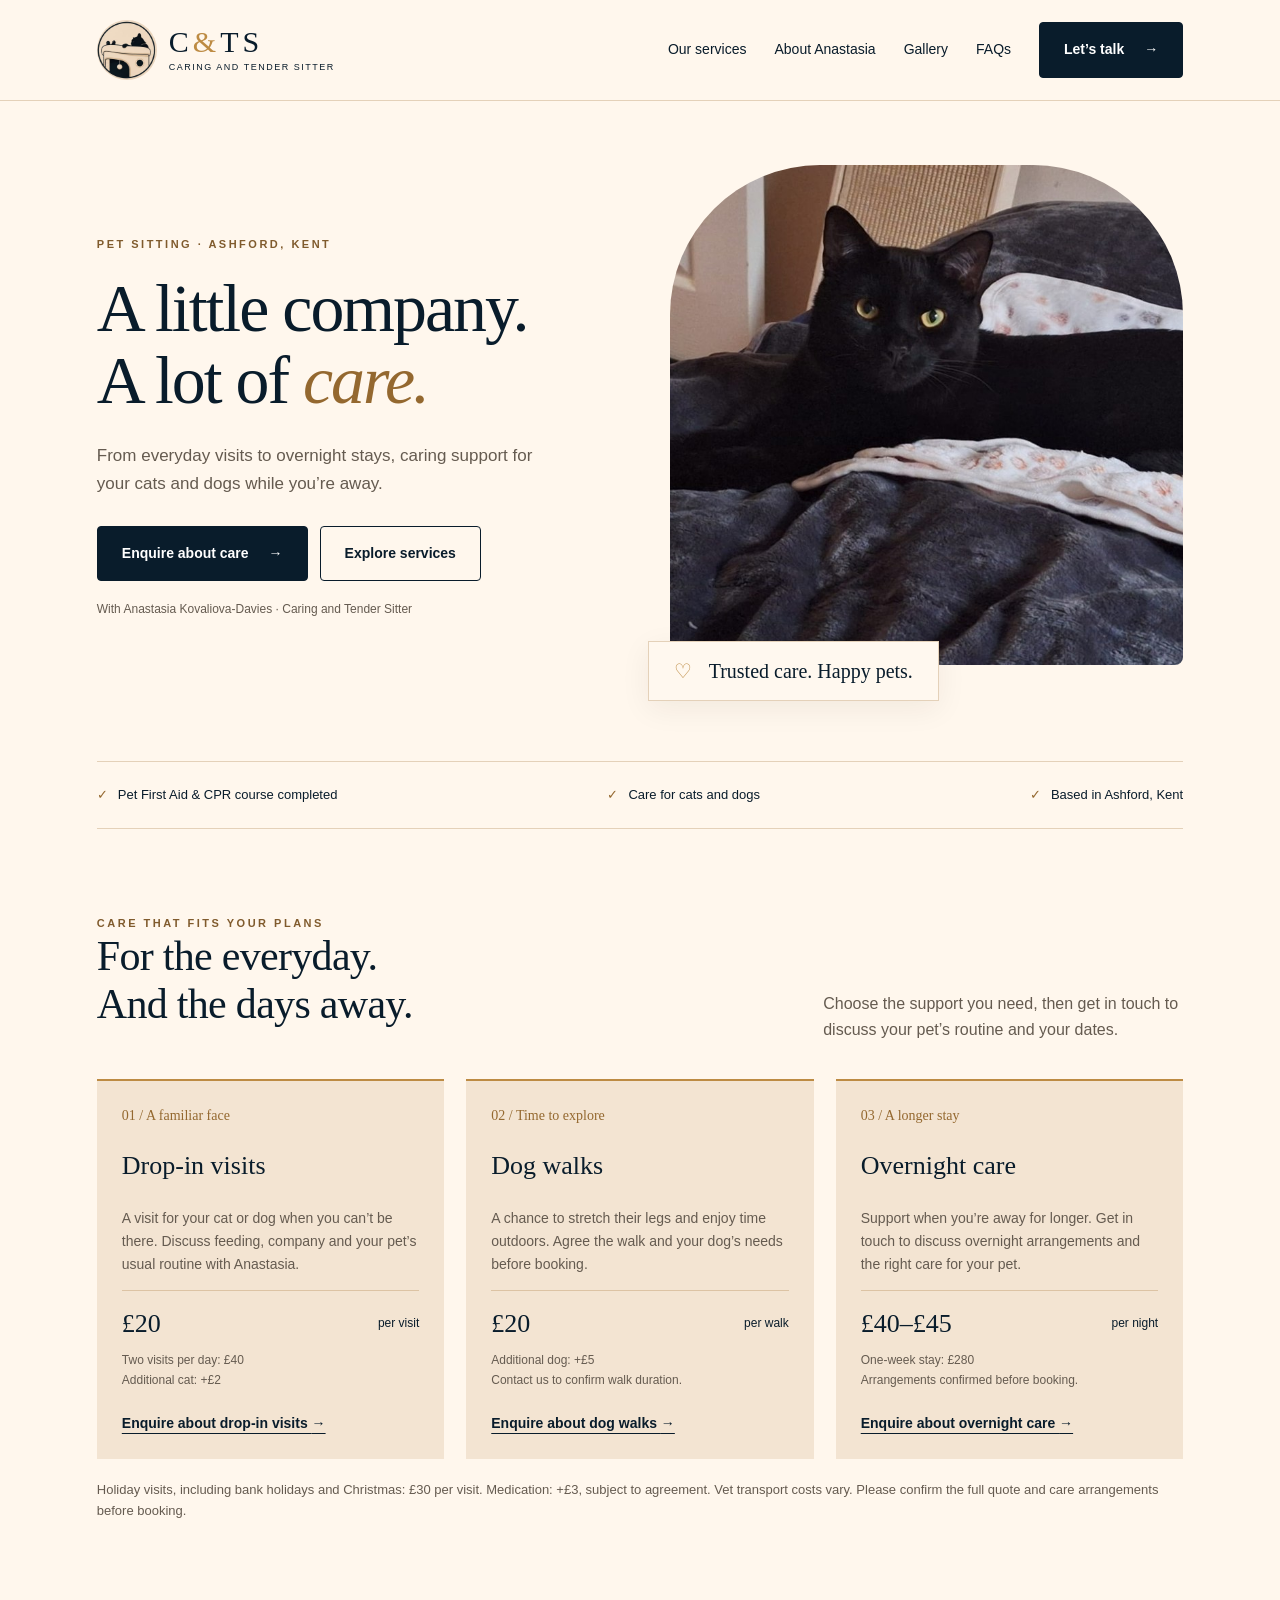
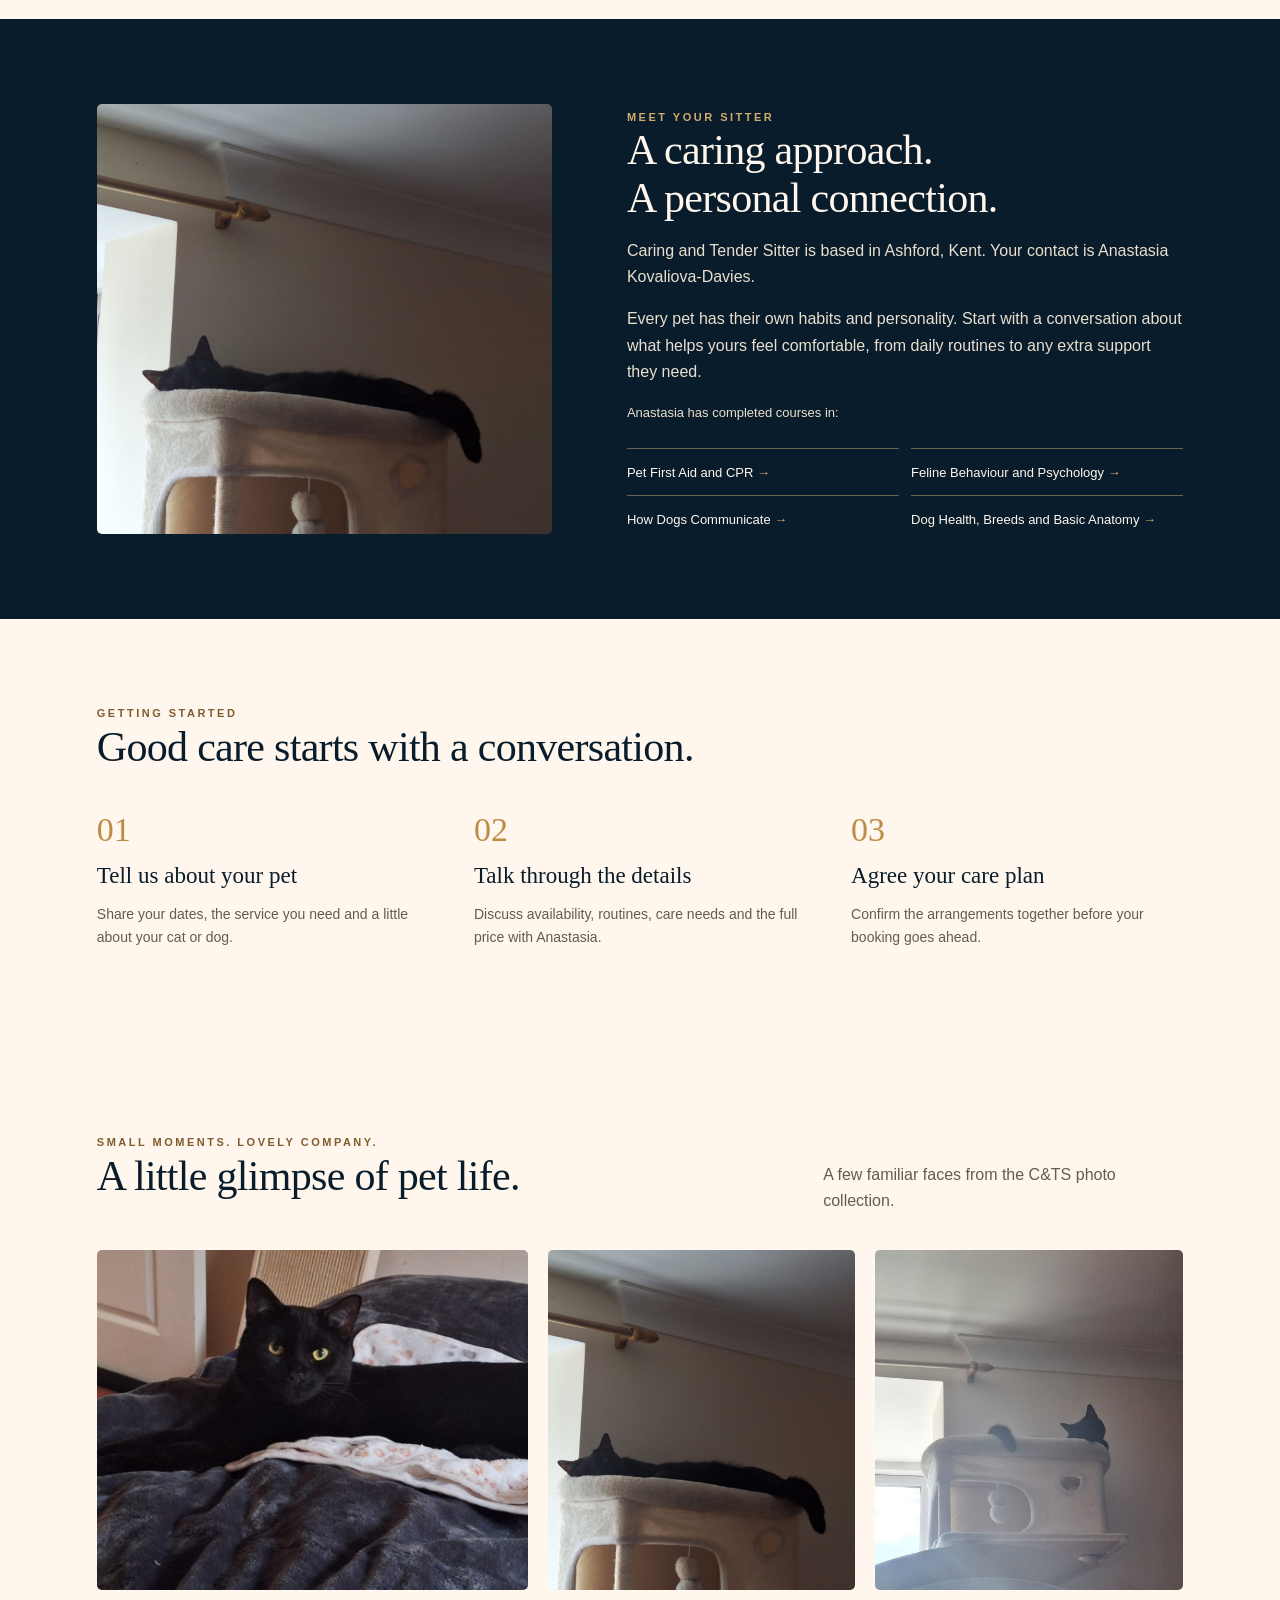
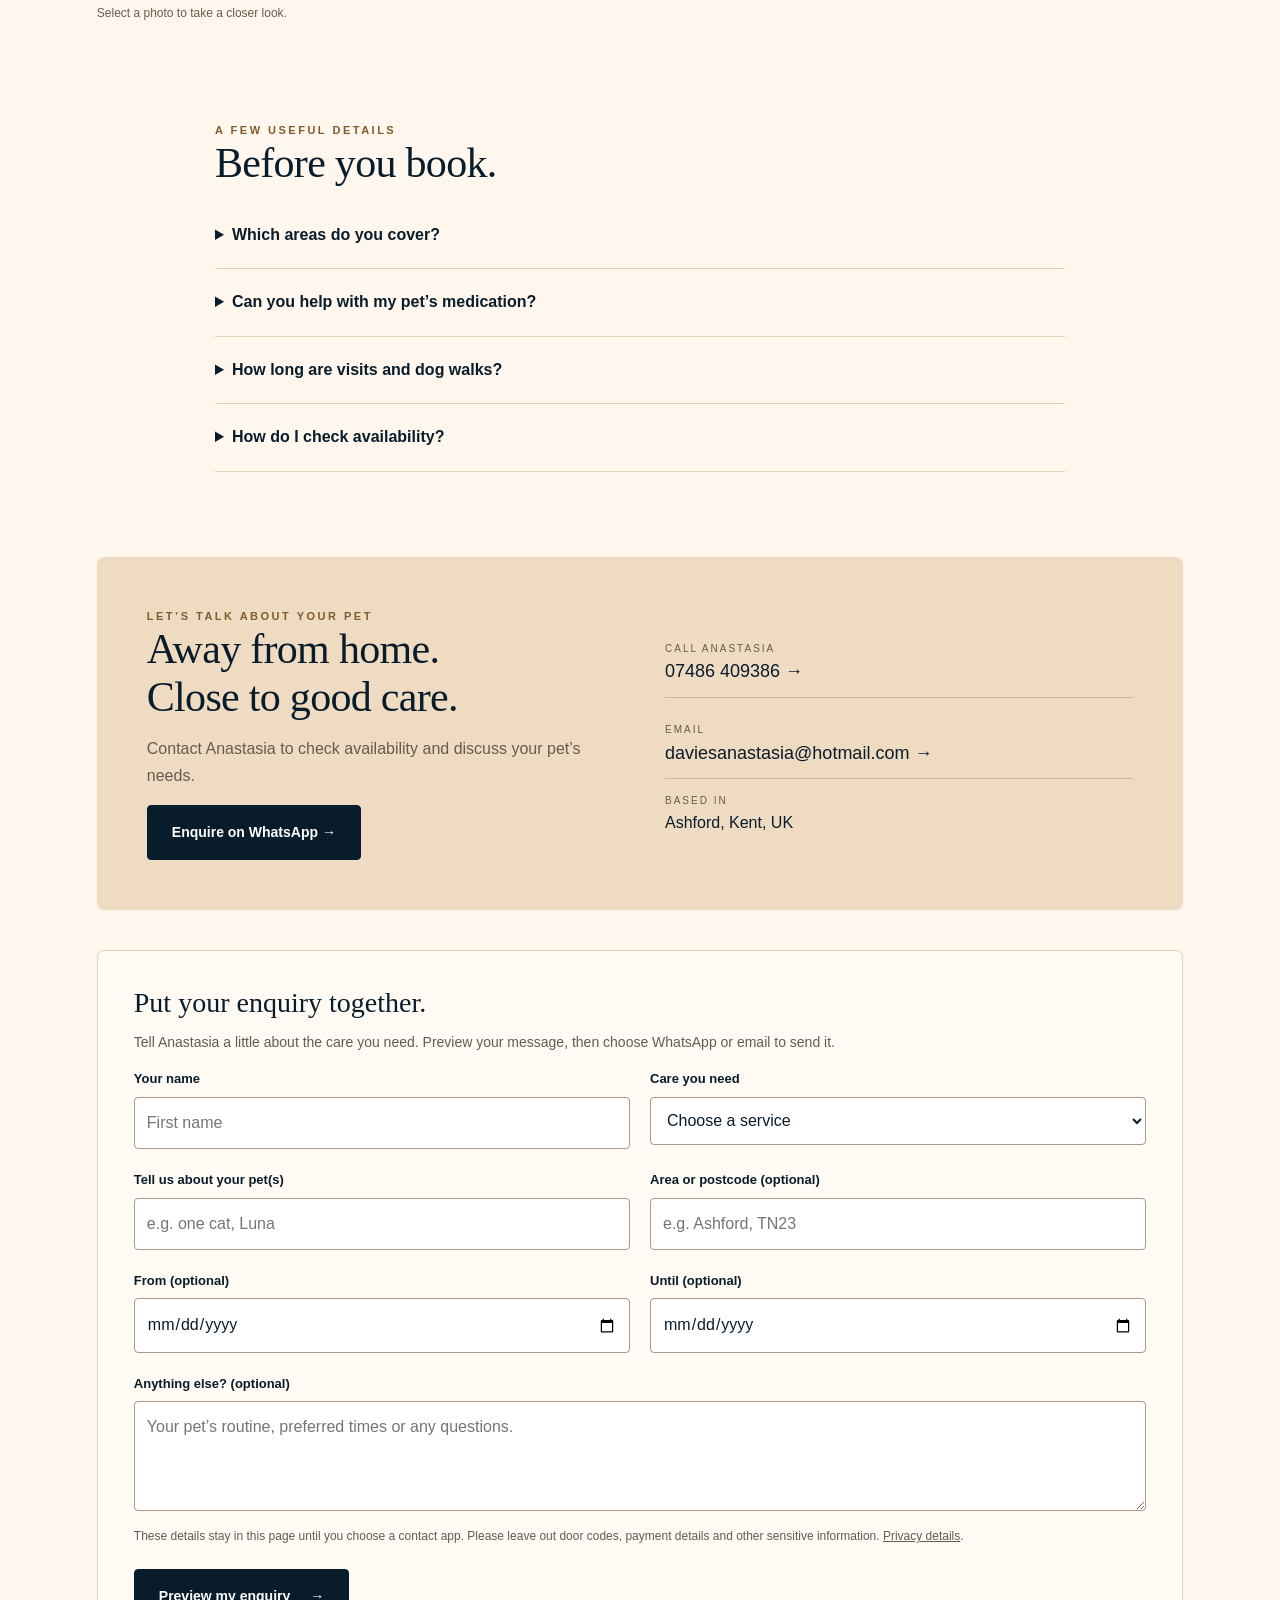
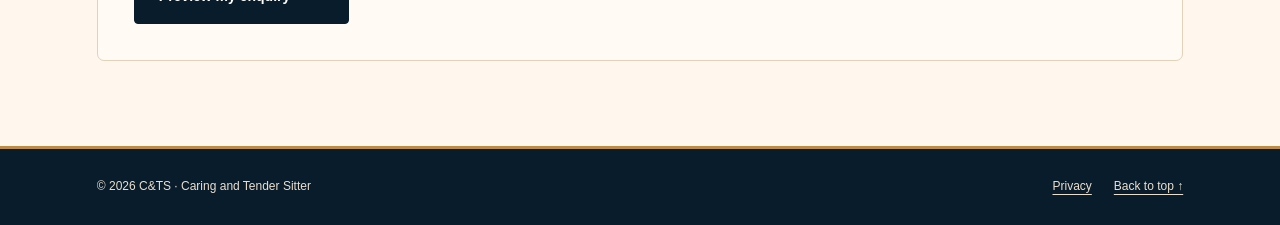
<file: site/cts-homepage/index.html>
<!DOCTYPE html><html lang="en-GB">
<head>
<meta charset="UTF-8">
<meta name="viewport" content="width=device-width,initial-scale=1"><title>C&TS | Pet Sitting in Ashford, Kent</title>
<meta name="description" content="Caring and Tender Sitter: pet visits, dog walks and overnight care in Ashford, Kent. Contact Anastasia to discuss your pet’s needs.">
<meta name="theme-color" content="#091c2b">
<link rel="icon" href="assets/logo.jpg" type="image/jpeg">
<link rel="canonical" href="https://yashashp2.github.io/caring-and-tender-sitter/">
<meta property="og:type" content="website">
<meta property="og:title" content="C&amp;TS | Caring and Tender Sitter in Ashford">
<meta property="og:description" content="Pet visits, dog walks and overnight care in Ashford, Kent. Get in touch with Anastasia to discuss your pet’s routine.">
<meta property="og:url" content="https://yashashp2.github.io/caring-and-tender-sitter/">
<meta property="og:image" content="https://yashashp2.github.io/caring-and-tender-sitter/assets/cat.jpg">
<meta property="og:image:alt" content="Black cat resting on a soft blanket">
<meta name="twitter:card" content="summary_large_image">
<script type="application/ld+json">{"@context":"https://schema.org","@type":"LocalBusiness","name":"Caring and Tender Sitter","alternateName":"C&TS","url":"https://yashashp2.github.io/caring-and-tender-sitter/","telephone":"+447486409386","email":"daviesanastasia@hotmail.com","areaServed":{"@type":"City","name":"Ashford, Kent"}}</script>
<link rel="stylesheet" href="styles.css">
<link rel="stylesheet" href="enhancements.css">
<script src="site.js" defer></script><noscript><style>@media(max-width:760px){.menu-toggle{display:none}.navlinks{position:static;display:flex;flex-wrap:wrap;box-shadow:none;padding:10px 0;border:0}.navlinks a:not(.btn){display:block}nav{height:auto;flex-wrap:wrap;padding:15px 0}}</style></noscript></head>
<body>
<a class="skip-link" href="#main-content">Skip to content</a>
<header>
<div class="wrap"><nav aria-label="Main navigation">
<a class="brand" href="./" aria-label="Caring and Tender Sitter home"><img src="assets/logo.jpg" width="60" height="60" alt="C&TS cat logo"><span><strong>C<span style="color:var(--gold)">&</span>TS</strong><small>Caring and Tender Sitter</small></span></a>
<button class="menu-toggle" type="button" aria-expanded="false" aria-controls="navigation-links">Menu <span aria-hidden="true">☰</span></button>
<div class="navlinks" id="navigation-links">
<a href="#services">Our services</a>
<a href="#about">About Anastasia</a>
<a href="#gallery">Gallery</a>
<a href="#questions">FAQs</a>
<a class="btn" href="#contact">Let’s talk <span>→</span></a></div></nav></div></header>
<main id="main-content">
<div class="wrap">
<div class="hero">
<div>
<div class="eyebrow">Pet sitting · Ashford, Kent</div>
<h1>A little company.<br>A lot of <em>care.</em></h1>
<p>From everyday visits to overnight stays, caring support for your cats and dogs while you’re away.</p>
<div class="actions">
<a class="btn" href="#contact">Enquire about care <span>→</span></a>
<a class="btn light" href="#services">Explore services</a></div>
<p class="smallnote">With Anastasia Kovaliova-Davies · Caring and Tender Sitter</p></div>
<div class="hero-visual"><img src="assets/cat.jpg" width="1600" height="736" alt="Black cat relaxing on a soft blanket" fetchpriority="high">
<div class="photo-note"><span>♡</span> Trusted care. Happy pets.</div></div></div>
<div class="trust"><span>Pet First Aid & CPR course completed</span><span>Care for cats and dogs</span><span>Based in Ashford, Kent</span></div></div>
<section id="services">
<div class="wrap">
<div class="section-head">
<div>
<div class="eyebrow">Care that fits your plans</div>
<h2>For the everyday.<br>And the days away.</h2></div>
<p>Choose the support you need, then get in touch to discuss your pet’s routine and your dates.</p></div>
<div class="services">
<article class="service">
<div class="number">01 / A familiar face</div>
<h3>Drop-in visits</h3>
<p>A visit for your cat or dog when you can’t be there. Discuss feeding, company and your pet’s usual routine with Anastasia.</p>
<div class="price"><strong>£20</strong><span>per visit</span></div>
<p style="margin:12px 0 0;font-size:12px">Two visits per day: £40<br>Additional cat: +£2</p>
<a class="service-link" data-service="Drop-in visits" href="#enquiry">Enquire about drop-in visits <span aria-hidden="true">→</span></a></article>
<article class="service">
<div class="number">02 / Time to explore</div>
<h3>Dog walks</h3>
<p>A chance to stretch their legs and enjoy time outdoors. Agree the walk and your dog’s needs before booking.</p>
<div class="price"><strong>£20</strong><span>per walk</span></div>
<p style="margin:12px 0 0;font-size:12px">Additional dog: +£5<br>Contact us to confirm walk duration.</p>
<a class="service-link" data-service="Dog walks" href="#enquiry">Enquire about dog walks <span aria-hidden="true">→</span></a></article>
<article class="service">
<div class="number">03 / A longer stay</div>
<h3>Overnight care</h3>
<p>Support when you’re away for longer. Get in touch to discuss overnight arrangements and the right care for your pet.</p>
<div class="price"><strong>£40–£45</strong><span>per night</span></div>
<p style="margin:12px 0 0;font-size:12px">One-week stay: £280<br>Arrangements confirmed before booking.</p>
<a class="service-link" data-service="Overnight care" href="#enquiry">Enquire about overnight care <span aria-hidden="true">→</span></a></article></div>
<p class="extras">Holiday visits, including bank holidays and Christmas: £30 per visit. Medication: +£3, subject to agreement. Vet transport costs vary. Please confirm the full quote and care arrangements before booking.</p></div></section>
<section class="about-band" id="about">
<div class="wrap about"><img src="assets/sleep.jpg" width="1600" height="1200" alt="Cat resting on a cosy cat tower" loading="lazy">
<div>
<div class="eyebrow">Meet your sitter</div>
<h2>A caring approach.<br>A personal connection.</h2>
<p>Caring and Tender Sitter is based in Ashford, Kent. Your contact is Anastasia Kovaliova-Davies.</p>
<p>Every pet has their own habits and personality. Start with a conversation about what helps yours feel comfortable, from daily routines to any extra support they need.</p>
<p style="font-size:13px;margin-bottom:0">Anastasia has completed courses in:</p>
<div class="qualifications">
<a data-viewer="Pet First Aid and CPR" href="assets/first-aid.jpg" target="_blank" rel="noopener">Pet First Aid and CPR</a>
<a data-viewer="Feline Behaviour and Psychology" href="assets/feline.jpg" target="_blank" rel="noopener">Feline Behaviour and Psychology</a>
<a data-viewer="How Dogs Communicate" href="assets/dogs.jpg" target="_blank" rel="noopener">How Dogs Communicate</a>
<a data-viewer="Dog Health, Breeds and Basic Anatomy" href="assets/health.jpg" target="_blank" rel="noopener">Dog Health, Breeds and Basic Anatomy</a></div></div></div></section>
<section>
<div class="wrap">
<div class="eyebrow">Getting started</div>
<h2>Good care starts with a conversation.</h2>
<div class="steps">
<article><b>01</b>
<h3>Tell us about your pet</h3>
<p>Share your dates, the service you need and a little about your cat or dog.</p></article>
<article><b>02</b>
<h3>Talk through the details</h3>
<p>Discuss availability, routines, care needs and the full price with Anastasia.</p></article>
<article><b>03</b>
<h3>Agree your care plan</h3>
<p>Confirm the arrangements together before your booking goes ahead.</p></article></div></div></section>
<section id="gallery">
<div class="wrap">
<div class="section-head">
<div>
<div class="eyebrow">Small moments. Lovely company.</div>
<h2>A little glimpse of pet life.</h2></div>
<p>A few familiar faces from the C&amp;TS photo collection.</p></div>
<div class="gallery-grid">
<a href="assets/cat.jpg" data-viewer="Black cat relaxing on a soft blanket"><img src="assets/cat.jpg" width="1600" height="736" alt="Black cat relaxing on a soft blanket" loading="lazy"></a>
<a href="assets/sleep.jpg" data-viewer="A cosy afternoon on the cat tower"><img src="assets/sleep.jpg" width="1600" height="1200" alt="Cat resting on a cosy cat tower" loading="lazy"></a>
<a href="assets/tower.jpg" data-viewer="A favourite spot on the cat tower"><img src="assets/tower.jpg" width="1050" height="1400" alt="Cat perched on a cat tower" loading="lazy"></a>
</div>
<p class="gallery-caption">Select a photo to take a closer look.</p></div></section>
<section id="questions" style="padding-top:0">
<div class="wrap">
<div class="faq">
<div class="eyebrow">A few useful details</div>
<h2>Before you book.</h2>
<details>
<summary>Which areas do you cover?</summary>
<p>C&TS is based in Ashford, Kent. Contact Anastasia with your postcode to check whether your address can be covered.</p></details>
<details>
<summary>Can you help with my pet’s medication?</summary>
<p>Medication support carries an additional £3 charge, subject to agreement. Please discuss the medication, timing and your pet’s needs with Anastasia before booking so suitability and charges can be confirmed.</p></details>
<details>
<summary>How long are visits and dog walks?</summary>
<p>Please confirm the duration directly with Anastasia when discussing your booking.</p></details>
<details>
<summary>How do I check availability?</summary>
<p>Call, send a WhatsApp message or email with your preferred dates and the care you need. Your booking is confirmed directly with Anastasia.</p></details></div></div></section>
<section id="contact" style="padding-top:0">
<div class="wrap">
<div class="contact">
<div>
<div class="eyebrow">Let’s talk about your pet</div>
<h2>Away from home.<br>Close to good care.</h2>
<p>Contact Anastasia to check availability and discuss your pet’s needs.</p>
<a class="btn" href="https://wa.me/447486409386?text=Hello%2C%20I%27d%20like%20to%20enquire%20about%20pet%20care." target="_blank" rel="noopener">Enquire on WhatsApp →</a></div>
<div class="contact-links">
<a href="tel:+447486409386"><small>Call Anastasia</small>07486 409386 →</a>
<a href="mailto:daviesanastasia@hotmail.com"><small>Email</small>daviesanastasia@hotmail.com →</a>
<div><small>Based in</small>Ashford, Kent, UK</div></div></div>
<div class="enquiry-panel" id="enquiry">
<h3>Put your enquiry together.</h3>
<p>Tell Anastasia a little about the care you need. Preview your message, then choose WhatsApp or email to send it.</p>
<noscript>
<p>Please use the phone, email or WhatsApp links above to make an enquiry.</p></noscript>
<form id="enquiry-form" hidden>
<div class="form-grid">
<label class="form-field" for="your-name">Your name <input id="your-name" autocomplete="given-name" pattern=".*\S.*" required maxlength="80" placeholder="First name"></label>
<label class="form-field" for="service">Care you need <select id="service" required><option value="">Choose a service</option><option>Drop-in visits</option><option>Dog walks</option><option>Overnight care</option><option>A combination / not sure yet</option></select></label>
<label class="form-field" for="pets">Tell us about your pet(s) <input id="pets" pattern=".*\S.*" required maxlength="160" placeholder="e.g. one cat, Luna"></label>
<label class="form-field" for="area">Area or postcode (optional) <input id="area" autocomplete="postal-code" maxlength="80" placeholder="e.g. Ashford, TN23"></label>
<label class="form-field" for="start-date">From (optional) <input id="start-date" type="date"></label>
<label class="form-field" for="end-date">Until (optional) <input id="end-date" type="date"></label>
<label class="form-field full-width" for="details">Anything else? (optional) <textarea id="details" maxlength="1000" placeholder="Your pet’s routine, preferred times or any questions."></textarea></label>
</div>
<p class="form-note">These details stay in this page until you choose a contact app. Please leave out door codes, payment details and other sensitive information. <a href="privacy.html">Privacy details</a>.</p>
<div class="actions">
<button class="btn" type="submit">Preview my enquiry <span aria-hidden="true">→</span></button></div></form>
<div id="enquiry-result" tabindex="-1" hidden>
<h3 style="margin-top:30px">Your message is ready.</h3>
<p class="form-note">Nothing has been sent yet. Open WhatsApp or email below and send your message there. Availability and bookings are confirmed directly with Anastasia.</p><pre class="message-preview" id="message-preview"></pre>
<div class="actions">
<a class="btn" id="send-whatsapp" target="_blank" rel="noopener noreferrer">Open WhatsApp ↗</a>
<a class="btn light" id="send-email">Open email ↗</a>
<button class="btn light" id="copy-message" type="button">Copy message</button></div>
<p class="form-status" id="copy-status" role="status"></p></div>
</div></div></section></main>
<footer>
<div class="wrap"><span>© <span id="year">2026</span> C&TS · Caring and Tender Sitter</span>
<div class="footer-links">
<a href="privacy.html">Privacy</a>
<a href="#main-content">Back to top ↑</a></div></div></footer>
<dialog id="photo-viewer" aria-labelledby="viewer-title">
<div class="dialog-heading">
<h2 id="viewer-title">Photo</h2>
<button class="dialog-close" type="button" autofocus>Close ×</button></div><img class="dialog-image" alt=""></dialog></body></html>
</file>
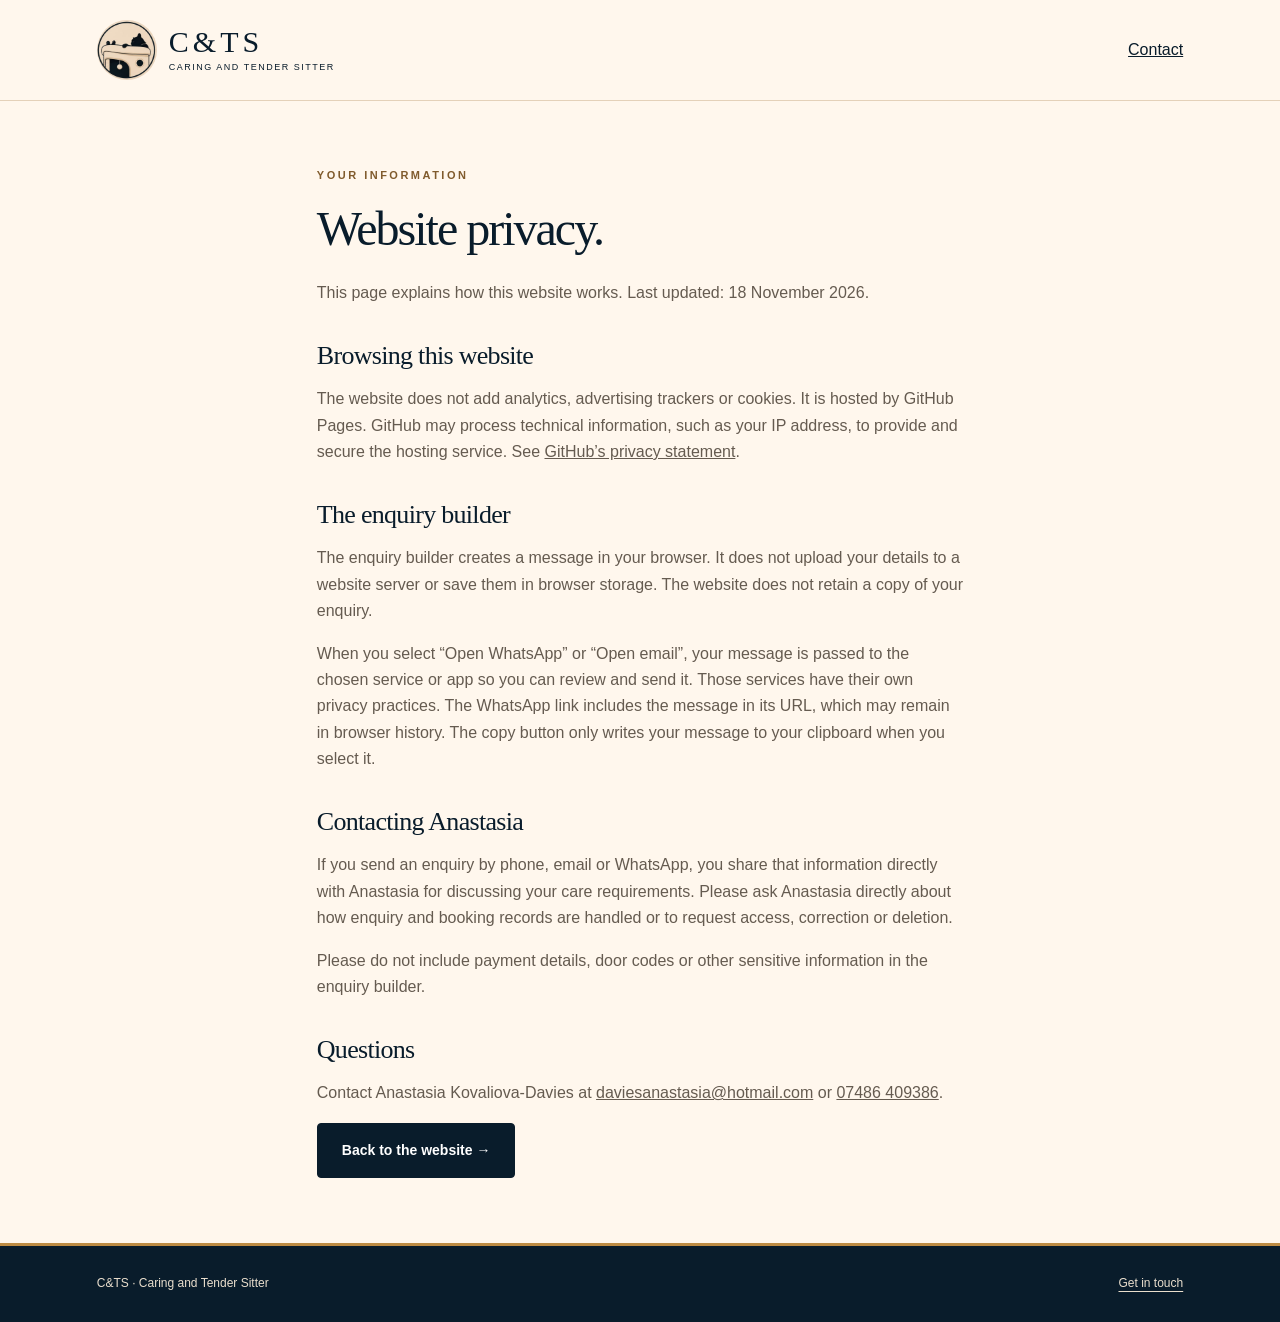
<file: site/cts-homepage/privacy.html>
<!DOCTYPE html><html lang="en-GB"><head><meta charset="utf-8"><meta name="viewport" content="width=device-width,initial-scale=1"><title>Privacy | Caring and Tender Sitter</title><meta name="description" content="How the Caring and Tender Sitter website and enquiry builder handle your information."><meta name="theme-color" content="#091c2b"><link rel="icon" href="assets/logo.jpg"><link rel="stylesheet" href="styles.css"><link rel="stylesheet" href="enhancements.css"></head><body><a class="skip-link" href="#main-content">Skip to content</a><header><div class="wrap"><nav aria-label="Main navigation"><a class="brand" href="./"><img src="assets/logo.jpg" width="60" height="60" alt="C&TS logo"><span><strong>C&amp;TS</strong><small>Caring and Tender Sitter</small></span></a><a href="./#contact">Contact</a></nav></div></header><main id="main-content" class="wrap privacy-content"><div class="eyebrow">Your information</div><h1>Website privacy.</h1><p>This page explains how this website works. Last updated: 18 November 2026.</p><h2>Browsing this website</h2><p>The website does not add analytics, advertising trackers or cookies. It is hosted by GitHub Pages. GitHub may process technical information, such as your IP address, to provide and secure the hosting service. See <a href="https://docs.github.com/en/site-policy/privacy-policies/github-general-privacy-statement">GitHub’s privacy statement</a>.</p><h2>The enquiry builder</h2><p>The enquiry builder creates a message in your browser. It does not upload your details to a website server or save them in browser storage. The website does not retain a copy of your enquiry.</p><p>When you select “Open WhatsApp” or “Open email”, your message is passed to the chosen service or app so you can review and send it. Those services have their own privacy practices. The WhatsApp link includes the message in its URL, which may remain in browser history. The copy button only writes your message to your clipboard when you select it.</p><h2>Contacting Anastasia</h2><p>If you send an enquiry by phone, email or WhatsApp, you share that information directly with Anastasia for discussing your care requirements. Please ask Anastasia directly about how enquiry and booking records are handled or to request access, correction or deletion.</p><p>Please do not include payment details, door codes or other sensitive information in the enquiry builder.</p><h2>Questions</h2><p>Contact Anastasia Kovaliova-Davies at <a href="mailto:daviesanastasia@hotmail.com">daviesanastasia@hotmail.com</a> or <a href="tel:+447486409386">07486 409386</a>.</p><a class="btn" href="./">Back to the website →</a></main><footer><div class="wrap"><span>C&amp;TS · Caring and Tender Sitter</span><a href="./#contact">Get in touch</a></div></footer></body></html>
</file>
<file: site/cts-homepage/styles.css>
:root{--ink:#091c2b;--cream:#fff7ed;--gold:#bd8b43;--muted:#655b50;--line:#e4d1b9}*{box-sizing:border-box}html{scroll-behavior:smooth;scroll-padding-top:95px}body{margin:0;color:var(--ink);background:var(--cream);font:16px/1.65 Arial,sans-serif}a{color:inherit}button,a{-webkit-tap-highlight-color:transparent}a:focus-visible,button:focus-visible,summary:focus-visible{outline:3px solid var(--gold);outline-offset:5px}.wrap{max-width:1240px;margin:auto;padding:0 6%}header{background:var(--cream);border-bottom:1px solid var(--line)}nav{height:100px;display:flex;align-items:center;justify-content:space-between;gap:24px}.brand{text-decoration:none;display:flex;align-items:center;gap:12px}.brand img{width:60px;height:60px;object-fit:cover;border-radius:50%;mix-blend-mode:multiply}.brand strong{font:30px Georgia,serif;letter-spacing:4px}.brand small{display:block;font-size:9px;letter-spacing:1.5px;text-transform:uppercase}.navlinks{display:flex;gap:28px;align-items:center}.navlinks a{text-decoration:none;font-size:14px}.btn{display:inline-flex;align-items:center;justify-content:center;gap:20px;padding:15px 24px;background:var(--ink);color:white;text-decoration:none;border:1px solid var(--ink);border-radius:4px;font-weight:600;font-size:14px}.btn.light{background:transparent;color:var(--ink)}.eyebrow{text-transform:uppercase;letter-spacing:2.5px;font-size:11px;font-weight:700;color:#805b2d}.hero{padding:64px 0 60px;display:grid;grid-template-columns:1fr 1fr;gap:60px;align-items:center}h1,h2,h3,p{margin-top:0}h1{font:clamp(44px,5.3vw,72px)/1.06 Georgia,serif;letter-spacing:-2px;margin:20px 0 25px}h1 em{color:#94682f;font-weight:400}p{color:var(--muted)}.hero p{max-width:440px;font-size:17px}.actions{display:flex;gap:12px;flex-wrap:wrap;margin-top:28px}.hero-visual{position:relative;padding-bottom:28px}.hero-visual>img{width:100%;height:500px;object-fit:cover;object-position:43% center;border-radius:150px 150px 8px 8px}.photo-note{position:absolute;bottom:0;left:-22px;background:#fff8ef;padding:17px 25px;box-shadow:0 8px 30px #291c1010;border:1px solid var(--line);font:20px Georgia,serif}.photo-note span{color:var(--gold);margin-right:12px}.smallnote{font-size:12px!important;margin-top:19px}.trust{border-top:1px solid var(--line);border-bottom:1px solid var(--line);display:flex;justify-content:space-between;gap:25px;padding:22px 0;font-size:13px}.trust span::before{content:'✓';color:#94682f;margin-right:10px}section{padding:85px 0}.section-head{display:flex;justify-content:space-between;align-items:end;gap:40px;margin-bottom:35px}h2{font:42px/1.15 Georgia,serif;letter-spacing:-.7px;margin-bottom:15px}.section-head p{max-width:360px;margin-bottom:0}.services{display:grid;grid-template-columns:repeat(3,1fr);gap:22px}.service{border-top:2px solid #bd8b43;padding:27px 25px 23px;background:#f3e4d2;display:flex;flex-direction:column}.number{font:14px Georgia,serif;color:#94682f;margin-bottom:27px}.service h3{font:26px Georgia,serif}.service p{font-size:14px;flex:1}.price{padding-top:18px;border-top:1px solid #dcc3a4;display:flex;justify-content:space-between;align-items:center}.price strong{font:26px Georgia,serif}.price span{font-size:12px}.extras{margin-top:20px;font-size:13px;color:var(--muted)}.about-band{background:var(--ink);color:var(--cream)}.about{display:grid;grid-template-columns:.9fr 1.1fr;gap:75px;align-items:center}.about img{width:100%;height:430px;object-fit:cover;object-position:50% 70%;border-radius:5px}.about p{color:#eadfce}.about .eyebrow{color:#d3aa6c}.qualifications{display:grid;grid-template-columns:1fr 1fr;gap:12px;margin-top:25px}.qualifications a{border-top:1px solid #6f614f;padding-top:13px;text-decoration:none;font-size:13px}.qualifications a:after{content:' →';color:#d3aa6c}.steps{display:grid;grid-template-columns:repeat(3,1fr);gap:45px;margin-top:40px}.steps b{font:34px Georgia,serif;color:#bd8b43}.steps h3{font:23px Georgia,serif;margin:14px 0}.steps p{font-size:14px}.faq{max-width:850px;margin:auto}details{border-bottom:1px solid var(--line);padding:20px 0}summary{cursor:pointer;font-weight:600}details p{font-size:14px;margin:15px 0 0}.contact{background:#efdbc1;border-radius:7px;padding:50px;display:grid;grid-template-columns:1fr 1fr;gap:50px}.contact h2{max-width:400px}.contact-links{display:flex;flex-direction:column;justify-content:center;gap:14px}.contact-links a{text-decoration:none;border-bottom:1px solid #d1b58e;padding:10px 0;font-size:18px;overflow-wrap:anywhere}.contact-links small{display:block;font-size:10px;letter-spacing:2px;text-transform:uppercase;color:var(--muted)}footer{border-top:3px solid var(--gold);padding:28px 0;font-size:12px;color:#eadfce;background:var(--ink)}footer .wrap{display:flex;justify-content:space-between;gap:20px}.menu{display:none} @media(max-width:760px){nav{height:85px}.brand strong{font-size:24px}.brand small{font-size:7px}.brand img{width:45px;height:45px}.navlinks{gap:15px}.navlinks a:not(.btn){display:none}.navlinks .btn{padding:10px 14px;font-size:12px}.hero{grid-template-columns:1fr;gap:25px;padding-top:35px}h1{font-size:51px;max-width:500px}.hero-visual>img{height:350px;border-radius:100px 100px 5px 5px}.photo-note{left:12px}.trust{flex-wrap:wrap;gap:10px 25px;font-size:12px}section{padding:55px 0}.section-head{display:block}.section-head p{max-width:none}h2{font-size:35px}.services,.about,.steps,.contact{grid-template-columns:1fr}.services{gap:15px}.service{padding:23px}.number{margin-bottom:14px}.about{gap:30px}.about img{height:320px}.steps{gap:20px}.contact{padding:30px 24px;gap:15px}.contact-links a{font-size:16px}footer .wrap{flex-direction:column;gap:5px}.qualifications{gap:18px}}
@media(prefers-reduced-motion:reduce){html{scroll-behavior:auto}}
</file>
<file: site/cts-homepage/enhancements.css>
/* Responsive enhancements to the supplied C&TS design. */
body:has(dialog[open]){overflow:hidden}
.skip-link{position:fixed;top:-100px;left:16px;z-index:30;background:var(--ink);color:white;padding:12px 20px}
.skip-link:focus{top:12px}
header{position:sticky;top:0;z-index:10;background:#fff7edf5;backdrop-filter:blur(12px)}
button,input,select,textarea{font:inherit}
button{cursor:pointer}
input:focus-visible,select:focus-visible,textarea:focus-visible{outline:3px solid var(--gold);outline-offset:3px}
.menu-toggle{display:none}
.service-link{margin-top:22px;font-size:14px;font-weight:700;text-underline-offset:5px;align-self:start}
.gallery-grid{display:grid;grid-template-columns:1.4fr 1fr 1fr;gap:20px}
.gallery-grid a{display:block;overflow:hidden;border-radius:5px;background:#efdbc1}
.gallery-grid img{display:block;width:100%;height:340px;object-fit:cover;transition:transform .3s}
.gallery-grid a:hover img{transform:scale(1.025)}
.gallery-grid a:first-child img{object-position:40% center}
.gallery-grid a:last-child img{object-position:center 38%}
.gallery-caption{font-size:12px;margin-top:14px}
.enquiry-panel{margin-top:40px;padding:36px;border:1px solid var(--line);border-radius:7px;background:#fffaf3}
.enquiry-panel h3{font:28px Georgia,serif;margin-bottom:12px}
.enquiry-panel>p{font-size:14px;max-width:720px}
.form-grid{display:grid;grid-template-columns:1fr 1fr;gap:20px}
.form-field{display:flex;flex-direction:column;gap:7px;font-size:13px;font-weight:600}
.form-field input,.form-field select,.form-field textarea{width:100%;padding:12px;border:1px solid #a99a89;border-radius:4px;background:white;color:var(--ink);min-height:48px;font-size:16px;font-weight:400}
.form-field textarea{resize:vertical;min-height:110px}
.full-width{grid-column:1/-1}
.form-note{font-size:12px;margin:16px 0 0}
.enquiry-panel .actions{margin-top:22px}
.message-preview{white-space:pre-wrap;overflow-wrap:anywhere;padding:20px;background:var(--cream);border:1px solid var(--line);font:14px/1.7 Arial,sans-serif}
.form-status{font-size:14px;margin:16px 0 0;color:var(--ink)}
[hidden]{display:none!important}
dialog{border:1px solid var(--line);border-radius:8px;padding:22px;background:var(--cream);max-width:min(94vw,1000px);max-height:92vh;color:var(--ink)}
dialog::backdrop{background:#091c2bd9}
.dialog-heading{display:flex;justify-content:space-between;gap:25px;align-items:center;margin-bottom:16px}
.dialog-heading h2{font-size:23px;letter-spacing:0;margin:0}
.dialog-close{background:var(--ink);color:white;border:0;border-radius:4px;padding:9px 16px;font-size:14px}
.dialog-image{display:block;max-width:100%;max-height:72vh;object-fit:contain;margin:auto}
footer a{text-underline-offset:4px}
.footer-links{display:flex;gap:22px}
.privacy-content{max-width:800px;padding-top:65px;padding-bottom:65px}
.privacy-content h1{font-size:48px}
.privacy-content h2{font-size:26px;margin-top:35px}
@media(max-width:760px){
  html{scroll-padding-top:100px}
  nav{position:relative;gap:12px}
  .menu-toggle{display:inline-flex;align-items:center;gap:8px;border:1px solid var(--line);border-radius:4px;padding:9px 12px;background:transparent;color:var(--ink);font-size:13px}
  .navlinks{display:none;position:absolute;top:85px;left:-6.8%;right:-6.8%;background:var(--cream);padding:18px 6%;border-bottom:1px solid var(--line);box-shadow:0 12px 16px #091c2b0d;align-items:stretch;gap:4px}
  .navlinks.is-open{display:flex;flex-direction:column}
  .navlinks a:not(.btn){display:block;padding:10px 0}
  .navlinks .btn{margin-top:8px;padding:13px}
  .gallery-grid{grid-template-columns:1fr 1fr;gap:12px}
  .gallery-grid a:first-child{grid-column:1/-1}
  .gallery-grid img{height:230px}
  .gallery-grid a:first-child img{height:280px}
  .enquiry-panel{padding:25px 20px}
  .form-grid{grid-template-columns:1fr}
  .qualifications{grid-template-columns:1fr}
  .hero-visual>img{object-position:40% center}
  .contact-links a{font-size:15px}
  .actions .btn{gap:10px}
}
@media(prefers-reduced-motion:reduce){.gallery-grid img{transition:none}}
</file>
